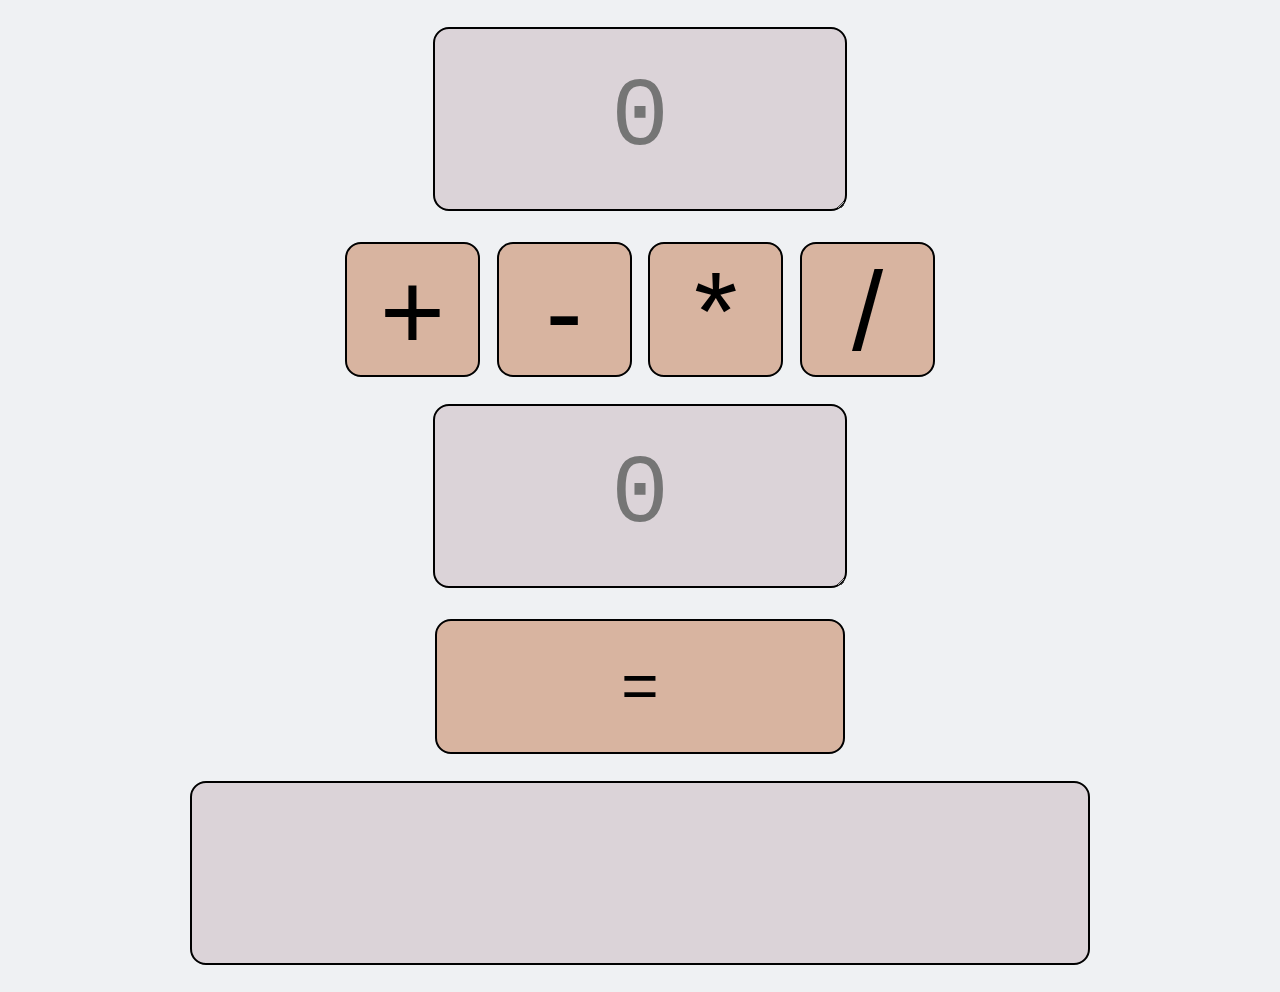
<file: Calculator/index.html>
<!DOCTYPE html>
<html lang="en">
<head>
    <meta charset="UTF-8">
    <meta name="viewport" content="width=device-width, initial-scale=1.0">
    <title>Calculator</title>
    <link rel="stylesheet" href="style.css">
</head>
<body>
    <textarea id="input1" class="text" placeholder="0" style="margin-top: 3vh;"></textarea>
    <div id="operators">
        <button id="sum" class="operator-btn">+</button>
        <button id="sub" class="operator-btn">-</button>
        <button id="mul" class="operator-btn">*</button>
        <button id="div" class="operator-btn">/</button>
    </div>
    <textarea id="input2" class="text" placeholder="0"></textarea>
    <button id="equal">=</button>
    <div id="output" class="text"></div>
    <script src="script.js"></script>
</body>
</html>
</file>
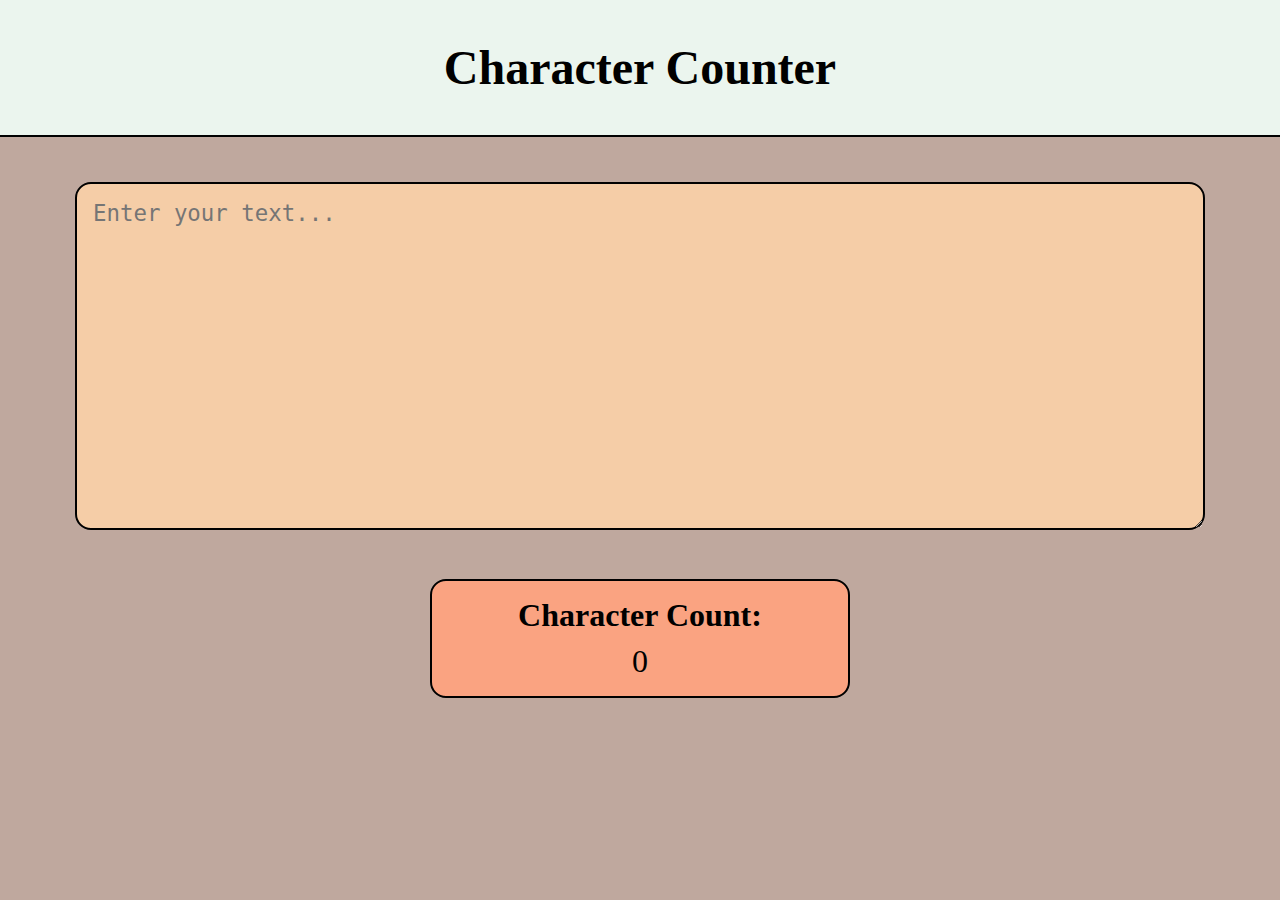
<file: Character Counter/index.html>
<!DOCTYPE html>
<html lang="en">
<head>
    <meta charset="UTF-8">
    <meta name="viewport" content="width=device-width, initial-scale=1.0">
    <title>Character Counter</title>
    <link rel="stylesheet" href="style.css">
</head>
<body>
    <h1>Character Counter</h1>
    <textarea name="text" id="text" cols="80" rows="12" maxlength="200" placeholder="Enter your text..."></textarea>
    <div id="char-count">
        <h2>Character Count:</h2>
        <div id="count">0</div>
    </div>
    <script src="script.js"></script>
</body>
</html>
</file>
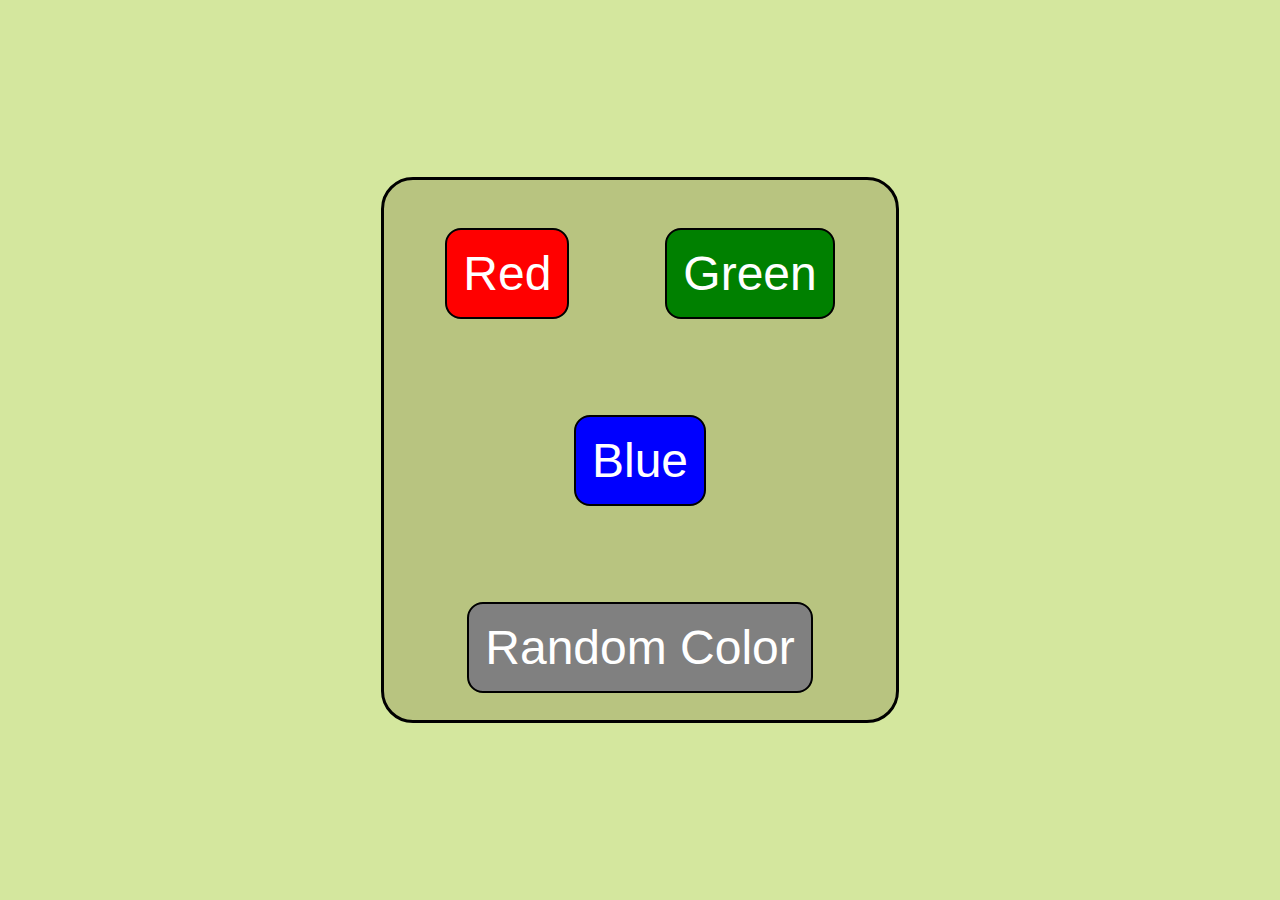
<file: Color changer/index.html>
<!DOCTYPE html>
<html lang="en">
<head>
    <meta charset="UTF-8">
    <meta name="viewport" content="width=device-width, initial-scale=1.0">
    <title>Color changer</title>
    <link rel="stylesheet" href="style.css">
</head>
<body>
    <div id="buttons">
        <button class="options" id="red">Red</button>
        <button class="options" id="green">Green</button>
        <button class="options" id="blue">Blue</button>
        <button class="options" id="random">Random Color</button>
    </div>
    <script src="script.js"></script>
</body>
</html>
</file>
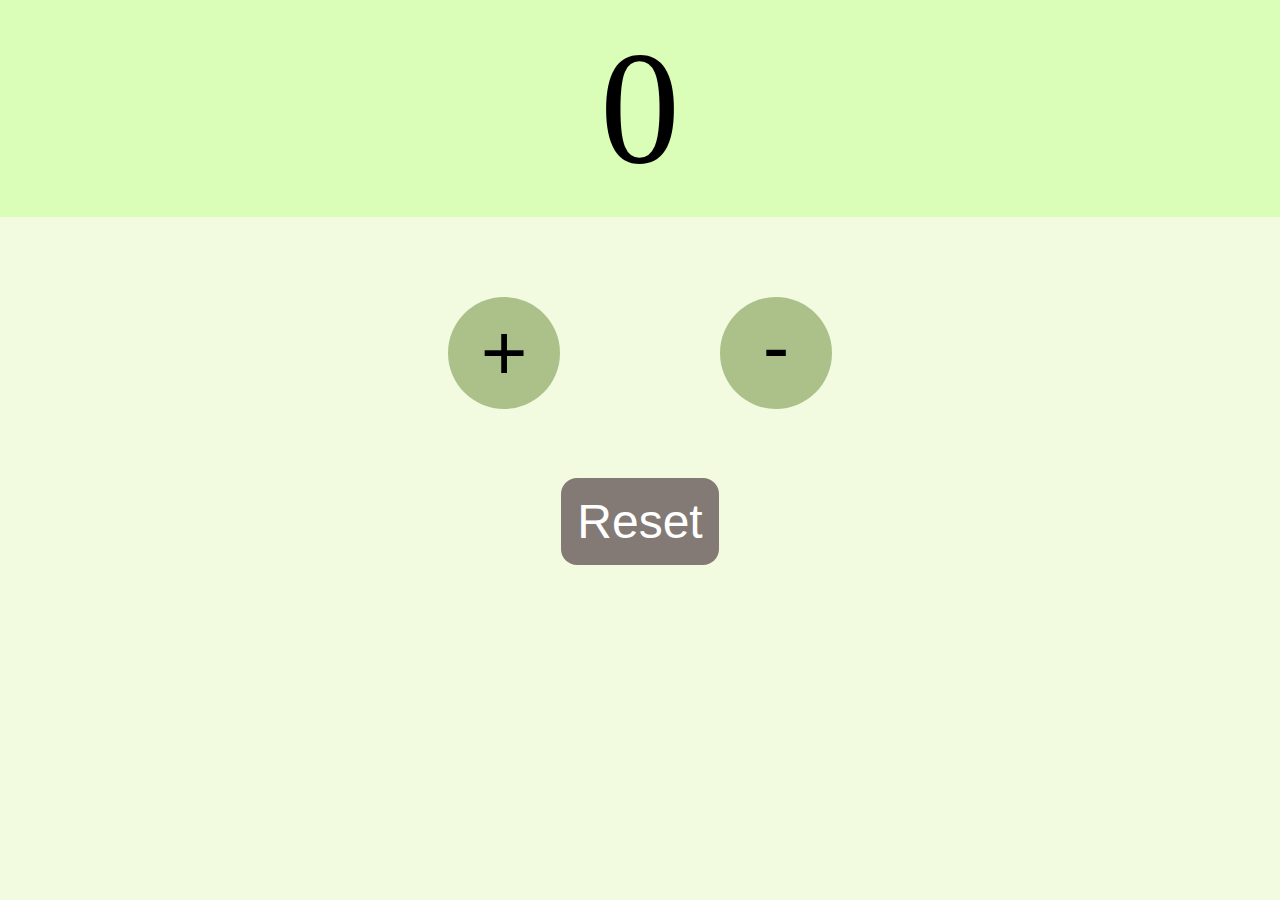
<file: Counter App/index.html>
<!DOCTYPE html>
<html lang="en">
<head>
    <meta charset="UTF-8">
    <meta name="viewport" content="width=device-width, initial-scale=1.0">
    <title>Counter App</title>
    <link rel="stylesheet" href="style.css">
</head>
<body>
    <div id="counting">0</div>
    <div id="buttons">
        <button id="increase">+</button>
        <button id="decrease">-</button>
    </div>
    <div id="reset-div">
        <button id="reset-btn">Reset</button>
    </div>
    <script src="script.js"></script>
</body>
</html>
</file>
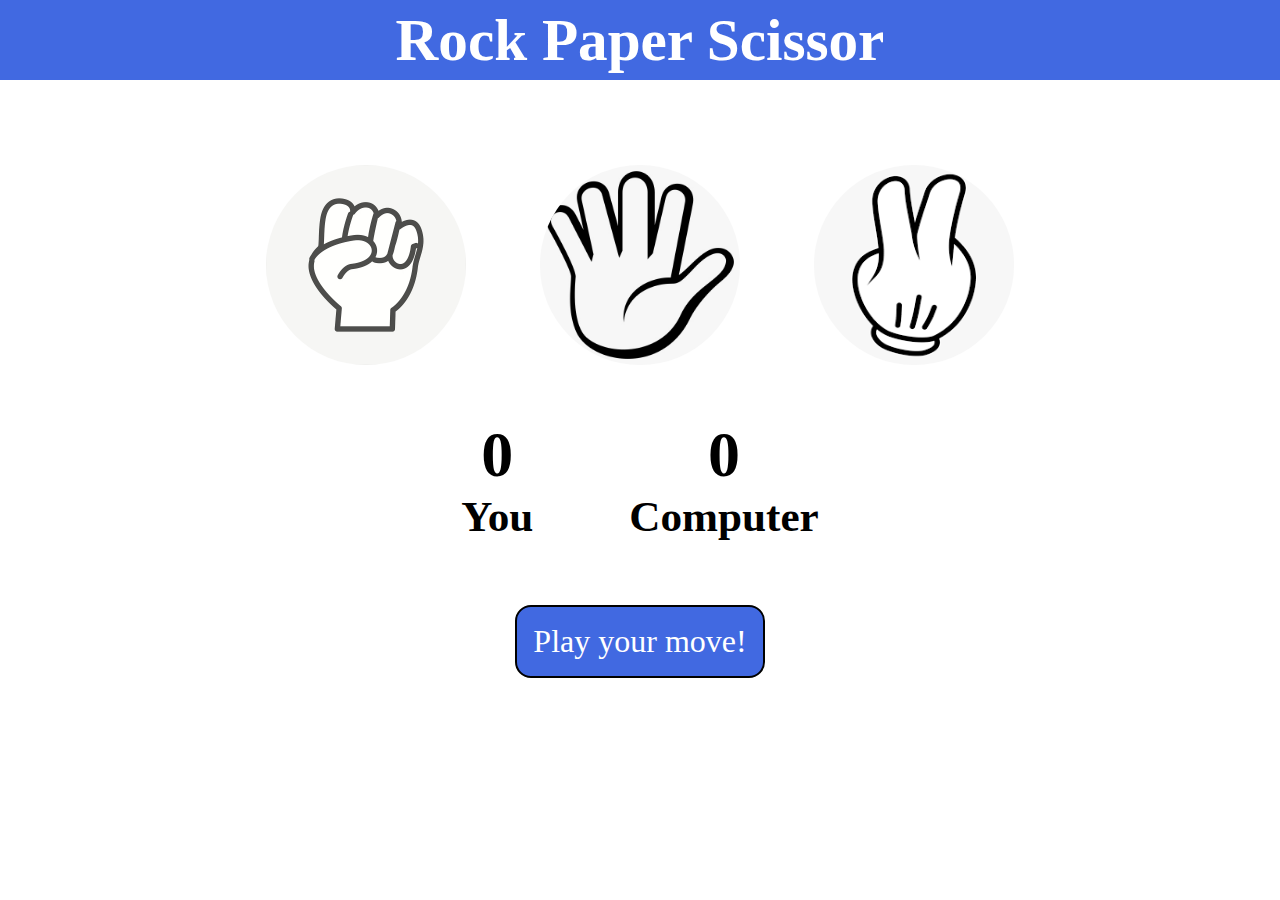
<file: RockPaperScissor Game/index.html>
<!DOCTYPE html>
<html lang="en">
<head>
    <meta charset="UTF-8">
    <meta name="viewport" content="width=device-width, initial-scale=1.0">
    <title>Rock Paper Scissor</title>
    <link rel="stylesheet" href="style.css">
</head>
<body>
    <h1>Rock Paper Scissor</h1>
    <div class="choices">
        <div class="choice" id="rock"><img src="images/rock.jpg" alt="Rock"></div>
        <div class="choice" id="paper"><img src="images/paper.jpg" alt="Paper"></div>
        <div class="choice" id="scissor"><img src="images/scissor.jpg" alt="Scissor"></div>
    </div>

    <div class="score-board">
        <div class="score">
            <p id="user-score">0</p>
            <p>You</p>
        </div>
        <div class="score">
            <p id="comp-score">0</p>
            <p>Computer</p>
        </div>
    </div>

    <div class="msg-container">
        <p id="msg">Play your move!</p>
    </div>

    <script src="script.js"></script>
</body>
</html>
</file>
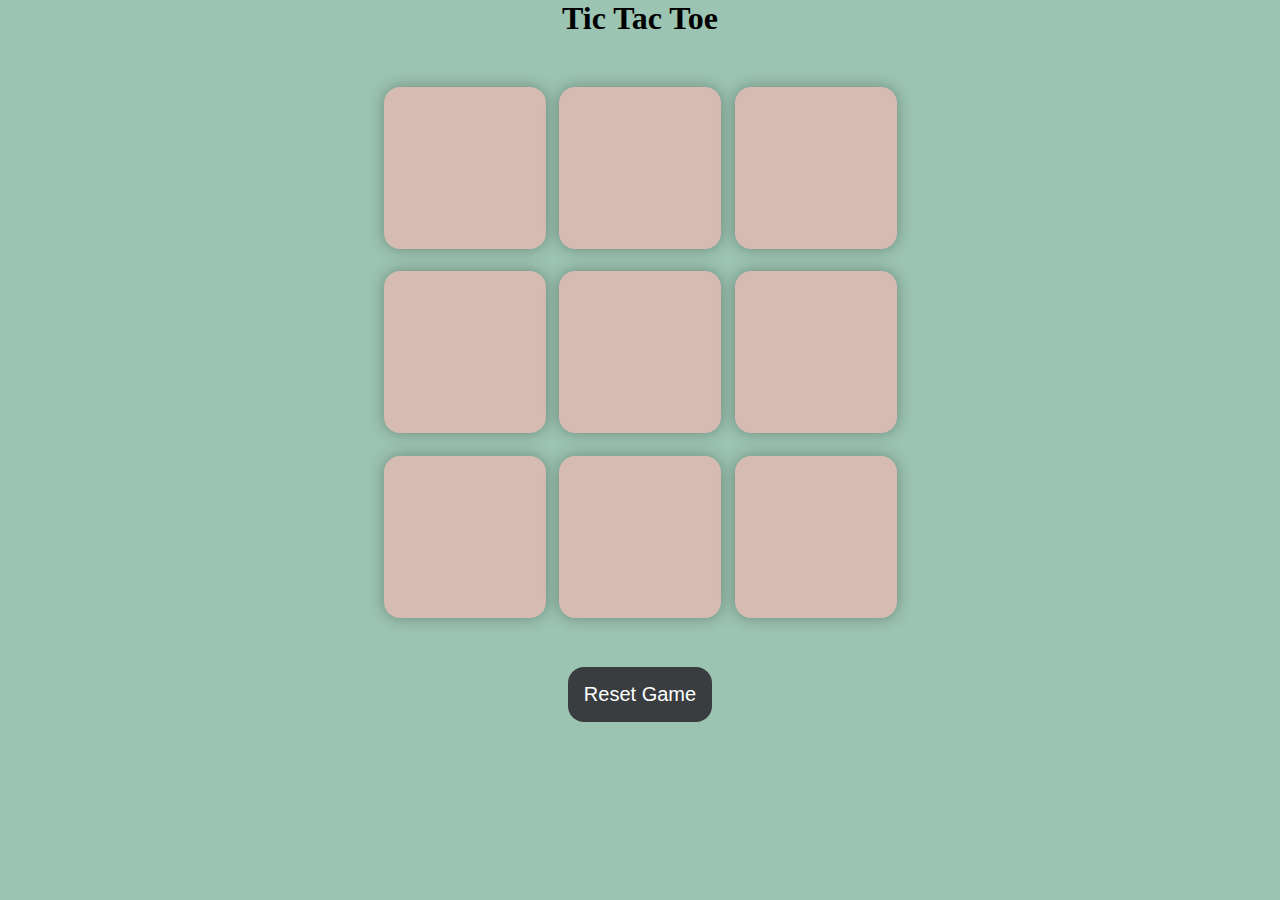
<file: TicTacToe Game/index.html>
<!DOCTYPE html>
<html lang="en">
<head>
    <meta charset="UTF-8">
    <meta name="viewport" content="width=device-width, initial-scale=1.0">
    <title>Tic Tac Toe Game</title>
    <link rel="stylesheet" href="style.css">
</head>
<body>
    <div class="msg-container hide">
        <p id="msg">Winner</p>
        <button id="new-btn">New Game</button>
    </div>
    <main>
        <h1>Tic Tac Toe</h1>
        <div class="container">
            <div class="game">
                <button class="box normal-box"></button>
                <button class="box normal-box"></button>
                <button class="box normal-box"></button>
                <button class="box normal-box"></button>
                <button class="box normal-box"></button>
                <button class="box normal-box"></button>
                <button class="box normal-box"></button>
                <button class="box normal-box"></button>
                <button class="box normal-box"></button>
            </div>
        </div>
        <button id="reset-btn">Reset Game</button>
    </main>
    <script src="script.js"></script>
</body>
</html>
</file>
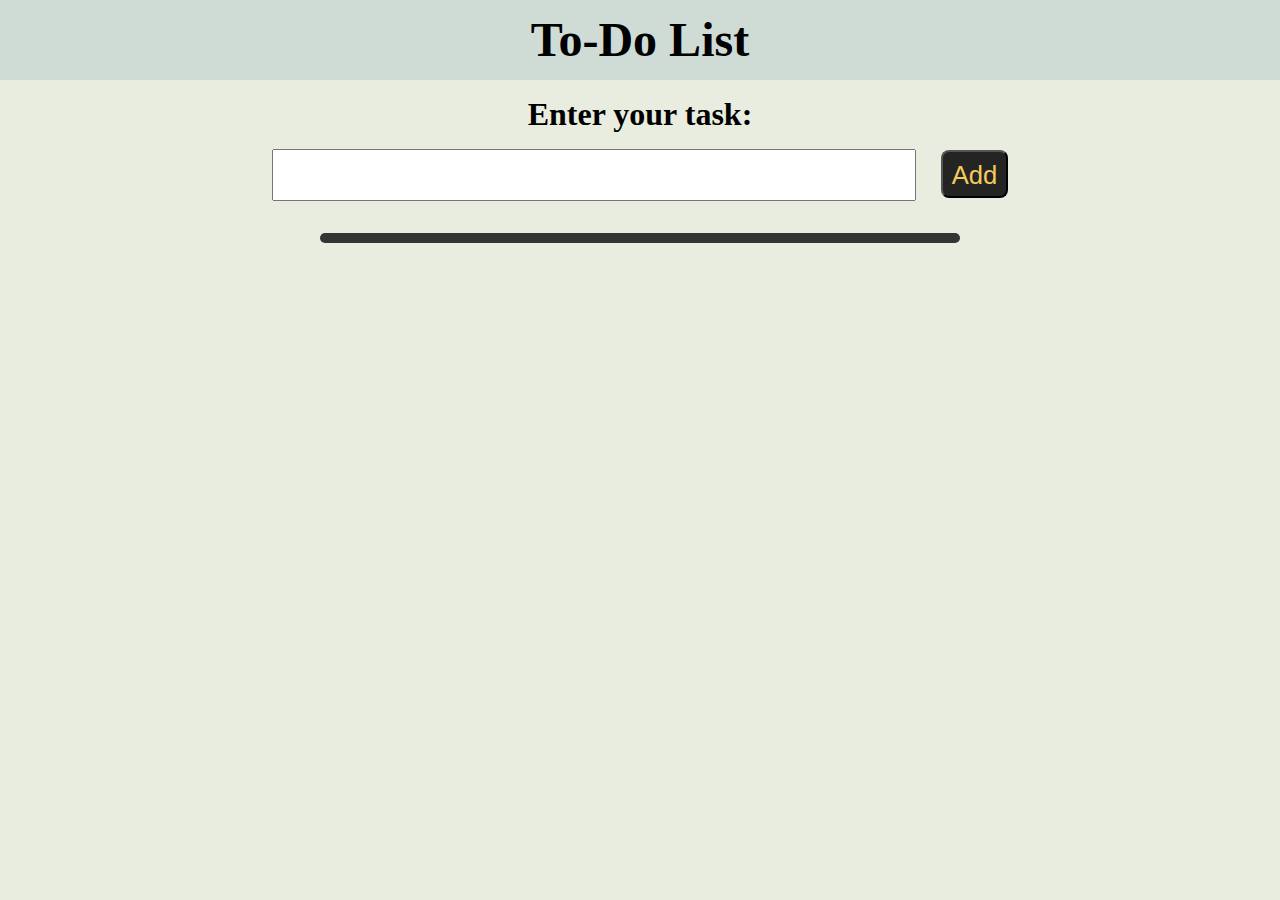
<file: To-Do List/index.html>
<!DOCTYPE html>
<html lang="en">
<head>
    <meta charset="UTF-8">
    <meta name="viewport" content="width=device-width, initial-scale=1.0">
    <title>To-Do List</title>
    <link rel="stylesheet" href="style.css">
</head>
<body>
    <h1>To-Do List</h1>
    <div id="inputDiv">
        <h3>Enter your task:</h3>
        <input id="inputText" type="text">
        <button id="addButton">Add</button>
    </div>
    <div id="ListItems">
        <div id="tasks">
            <ul></ul>
        </div>
    </div>


    <script src="script.js"></script>
</body>
</html>
</file>
<file: Calculator/style.css>
* {
    margin: 0;
    padding: 0;
}

body {
    text-align: center;
    background-color: #EFF1F3;
}

.text {
    height: 20vh;
    width: 32vw;
    font-size: 6rem;
    text-align: center;
    line-height: 20vh;
    border: 2px solid black;
    border-radius: 1rem;
    background-color: #DBD3D8;
}

button {
    font-size: 7rem;
    height: 15vh;
    width: 15vh;
    line-height: 15vh;
    text-align: center;
    border: 2px solid black;
    border-radius: 1rem;
    background-color: #D8B4A0;
    margin: 3vh 0.5vw;
}

button:hover {
    cursor: pointer;
    transform: scale(1.05);
    background-color: #E1C6B7;
}

#equal {
    background-color: #D8B4A0;
    display: flex;
    justify-content: center;
    align-items: center;
    font-size: 4rem;
    width: 32vw;
    margin: 3vh auto;
    padding: 0.7rem;
    border: 2px solid black;
    border-radius: 1rem;
}

#equal:hover {
    background-color: #E1C6B7;
}

#output {
    margin: 3vh auto;
    width: 70vw;
}
</file>
<file: Character Counter/style.css>
* {
    margin: 0;
    padding: 0;
}

body {
    background-color: #BFA89E;
    text-align: center;
    /* display: flex;
    flex-direction: column;
    align-items: center;
    justify-content: center;
    gap: 15vh; */
}

h1 {
    background-color: #EBF5EE;
    height: 15vh;
    line-height: 15vh;
    font-size: 3rem;
    border-bottom: 2px solid black;
    margin-bottom: 5vh;
}

#text {
    border: 2px solid black;
    font-size: 1.4rem;
    padding: 1rem;
    margin-bottom: 5vh;
    background-color: #F5CDA7;
    border-radius: 1rem;
}

#char-count {
    background-color: #FAA381;
    width: 30vw;
    margin: 0 auto;
    padding: 1rem;
    border-radius: 1rem;
    border: 2px solid black;
}

h2 {
    font-size: 2rem;
    margin-bottom: 1vh;
}

#count {
    font-size: 2rem;

}
</file>
<file: Color changer/style.css>
* {
    margin: 0;
    padding: 0;
}

body {
    display: flex;
    justify-content: center;
    align-items: center;
    background-color: #D4E79E;
    height: 100vh;
}

#buttons {
    width: 40vw;
    height: 60vh;
    display: flex;
    justify-content: center;
    align-items: center;
    flex-wrap: wrap;
    background-color: #B8C480;
    border-radius: 2rem;
    border: 3px solid black;
}

.options {
    font-size: 3rem;
    padding: 1rem;
    margin: 3rem;
    border: none;
    border-radius: 1rem;
    border: 2px solid black;
}

.options:hover {
    cursor: pointer;
    transform: scale(1.04);
}

#red {
    background-color: red;
    color: white;
}

#green {
    background-color: green;
    color: white;
}

#blue {
    background-color: blue;
    color: white;
}

#random {
    background-color: gray;
    color: white;
}
</file>
<file: Counter App/style.css>
* {
    margin: 0;
    padding: 0;
}

body {
    background-color: #F2FBE0;
}

#counting {
    font-size: 10rem;
    display: flex;
    justify-content: center;
    align-items: center;
    background-color: #DAFEB7;
    padding: 1rem;
}

#buttons {
    margin-top: 5rem;
    display: flex;
    justify-content: center;
    align-items: center;
    gap: 10rem;
}

#increase {
    font-size: 5rem;
    border: none;
    background-color: #ACC18A;
    width: 7rem;
    height: 7rem;
    border-radius: 50%;
}

#increase:hover {
    transform: scale(1.04);
    cursor: pointer;
}

#decrease {
    font-size: 5rem;
    border: none;
    background-color: #ACC18A;
    padding-bottom: 0.7rem;
    width: 7rem;
    height: 7rem;
    border-radius: 50%;
}

#decrease:hover {
    transform: scale(1.04);
    cursor: pointer;
}

#reset-div {
    height: 6rem;
    margin-top: 4rem;
    display: flex;
    justify-content: center;
    align-items: center;
}

#reset-btn {
    font-size: 3rem;
    border: none;
    background-color: #837A75;
    color: white;
    padding: 1rem;
    border-radius: 1rem;
}

#reset-btn:hover {
    transform: scale(1.04);
    cursor: pointer;
}
</file>
<file: RockPaperScissor Game/style.css>
* {
    margin: 0;
    padding: 0;
    text-align: center;
}

h1 {
    background-color: royalblue;
    color: white;
    height: 5rem;
    line-height: 5rem;
    font-size: 3.7rem;
}

.choice {
    height: 210px;
    width: 210px;
    display: flex;
    justify-content: center;
    align-items: center;
    border-radius: 50%;
}

.choice:hover {
    cursor: pointer;
    background-color: black;
}

img {
    height: 200px;
    width: 200px;
    border-radius: 50%;
}

.choices {
    display: flex;
    justify-content: center;
    align-items: center;
    gap: 4rem;
    margin-top: 5rem;
}

.score-board {
    margin-top: 3rem;
    display: flex;
    justify-content: center;
    align-items: center;
    gap: 6rem;
    font-size: 2.7rem;
    font-weight: 550;
}

#user-score, #comp-score {
    font-size: 4rem;
}

#msg {
    margin-top: 4rem;
    background-color: royalblue;
    color: white;
    display: inline-block;
    font-size: 2rem;
    padding: 1rem;
    border-radius: 1rem;
    border: 2px solid black;
}
</file>
<file: TicTacToe Game/style.css>
* {
    margin: 0;
    padding: 0;
    text-align: center;
}

body {
    background-color: #9CC4B2;
}

.container {
    height: 70vh;
    display: flex;
    justify-content: center;
    align-items: center;
}

.game {
    height: 60vmin;
    width: 60vmin;
    display: flex;
    justify-content: center;
    align-items: center;
    flex-wrap: wrap;
    gap: 1.5vmin;
}

.box:hover {
    transform: scale(1.05);
}

.box {
    height: 18vmin;
    width: 18vmin;
    border-radius: 1rem;
    border: none;
    box-shadow: 0 0 1rem rgba(0, 0, 0, 0.3);
    font-size: 8vmin;
    color: #E76D83;
}

.normal-box {
    background-color: #D5BBB1;
}

.Obox {
    background-color: #008000;
}

.Xbox {
    background-color: #CA2530;
}

#reset-btn {
    padding: 1rem;
    font-size: 1.25rem;
    background-color: #393D3F;
    color: white;
    border-radius: 1rem;
    border: none;
}

#reset-btn:hover {
    cursor: pointer;
    transform: scale(1.05);
}

#new-btn {
    padding: 1rem;
    font-size: 1.25rem;
    background-color: #393D3F;
    color: white;
    border-radius: 1rem;
    border: none;
}

#new-btn:hover {
    cursor: pointer;
    transform: scale(1.05);
}

#msg {
    color: #393D3F;
    font-size: 5vmin;
}

.msg-container {
    height: 100vmin;
    display: flex;
    justify-content: center;
    align-items: center;
    flex-direction: column;
    gap: 4rem;
}

.hide {
    display: none;
}
</file>
<file: To-Do List/style.css>
* {
    margin: 0;
    padding: 0;
    text-align: center;
}

body {
    background-color: #E8EDDF;
}

h1 {
    height: 5rem;
    font-size: 3rem;
    line-height: 5rem;
    background-color: #CFDBD5;
}

h3 {
    font-size: 2rem;
    padding: 1rem;
}

#inputText {
    height: 3rem;
    width: 50vw;
    font-size: 1.6rem;
}

#addButton {
    height: 3rem;
    font-size: 1.6rem;
    padding: 0.55rem;
    background-color: #242423;
    color: #F5CB5C;
    border-radius: 0.5rem;
    margin-left: 1.3rem;
}

#addButton:hover {
    cursor: pointer;
    transform: scale(1.05);
}

#ListItems {
    display: flex;
    justify-content: center;
    align-items: center;
    margin: auto;
    width: 50vw;
    margin-top: 2rem;
}

#tasks {
    font-size: 1.5rem;
    width: 100%;
    background-color: #333533;
    color: #E8EDDF;
    padding: 0.3rem;
    border-radius: 0.5rem;
}

li {
    display: flex;
    justify-content: space-between;
    align-items: center;
    padding: 0.5rem;
    list-style-type: none;
    list-style-position: inside;
}

#buttons {
    display: inline-block;
    margin-left: 1rem;
}

.modifyButtons {
    font-size: 1.3rem;
    padding: 0.3rem;
    border-radius: 0.5rem;
}

.modifyButtons:hover {
    cursor: pointer;
    transform: scale(1.05);
}

#doneButton {
    margin-right: 0.5rem;
    background-color: #61E294;
}

#deleteButton {
    background-color: #FF5964;
}

/*Coolers: https://coolors.co/cfdbd5-e8eddf-f5cb5c-242423-333533 */
</file>
